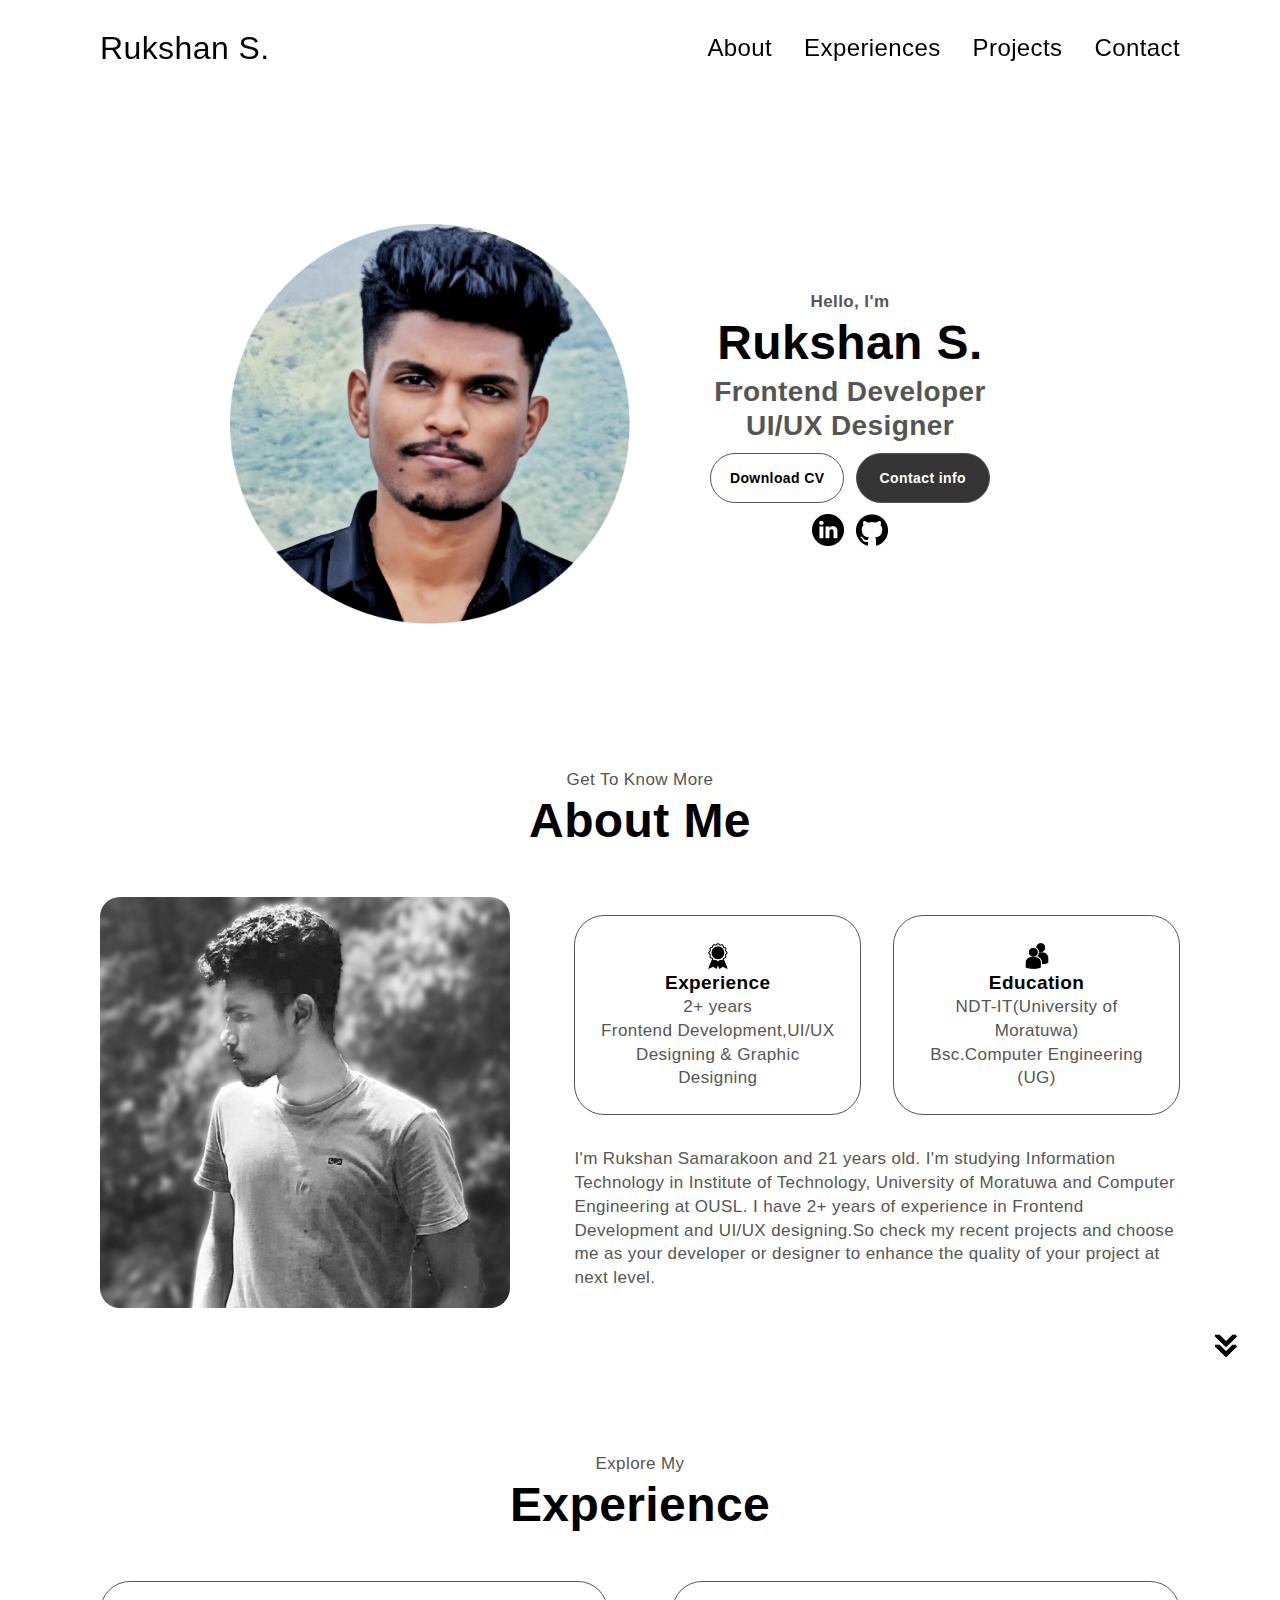
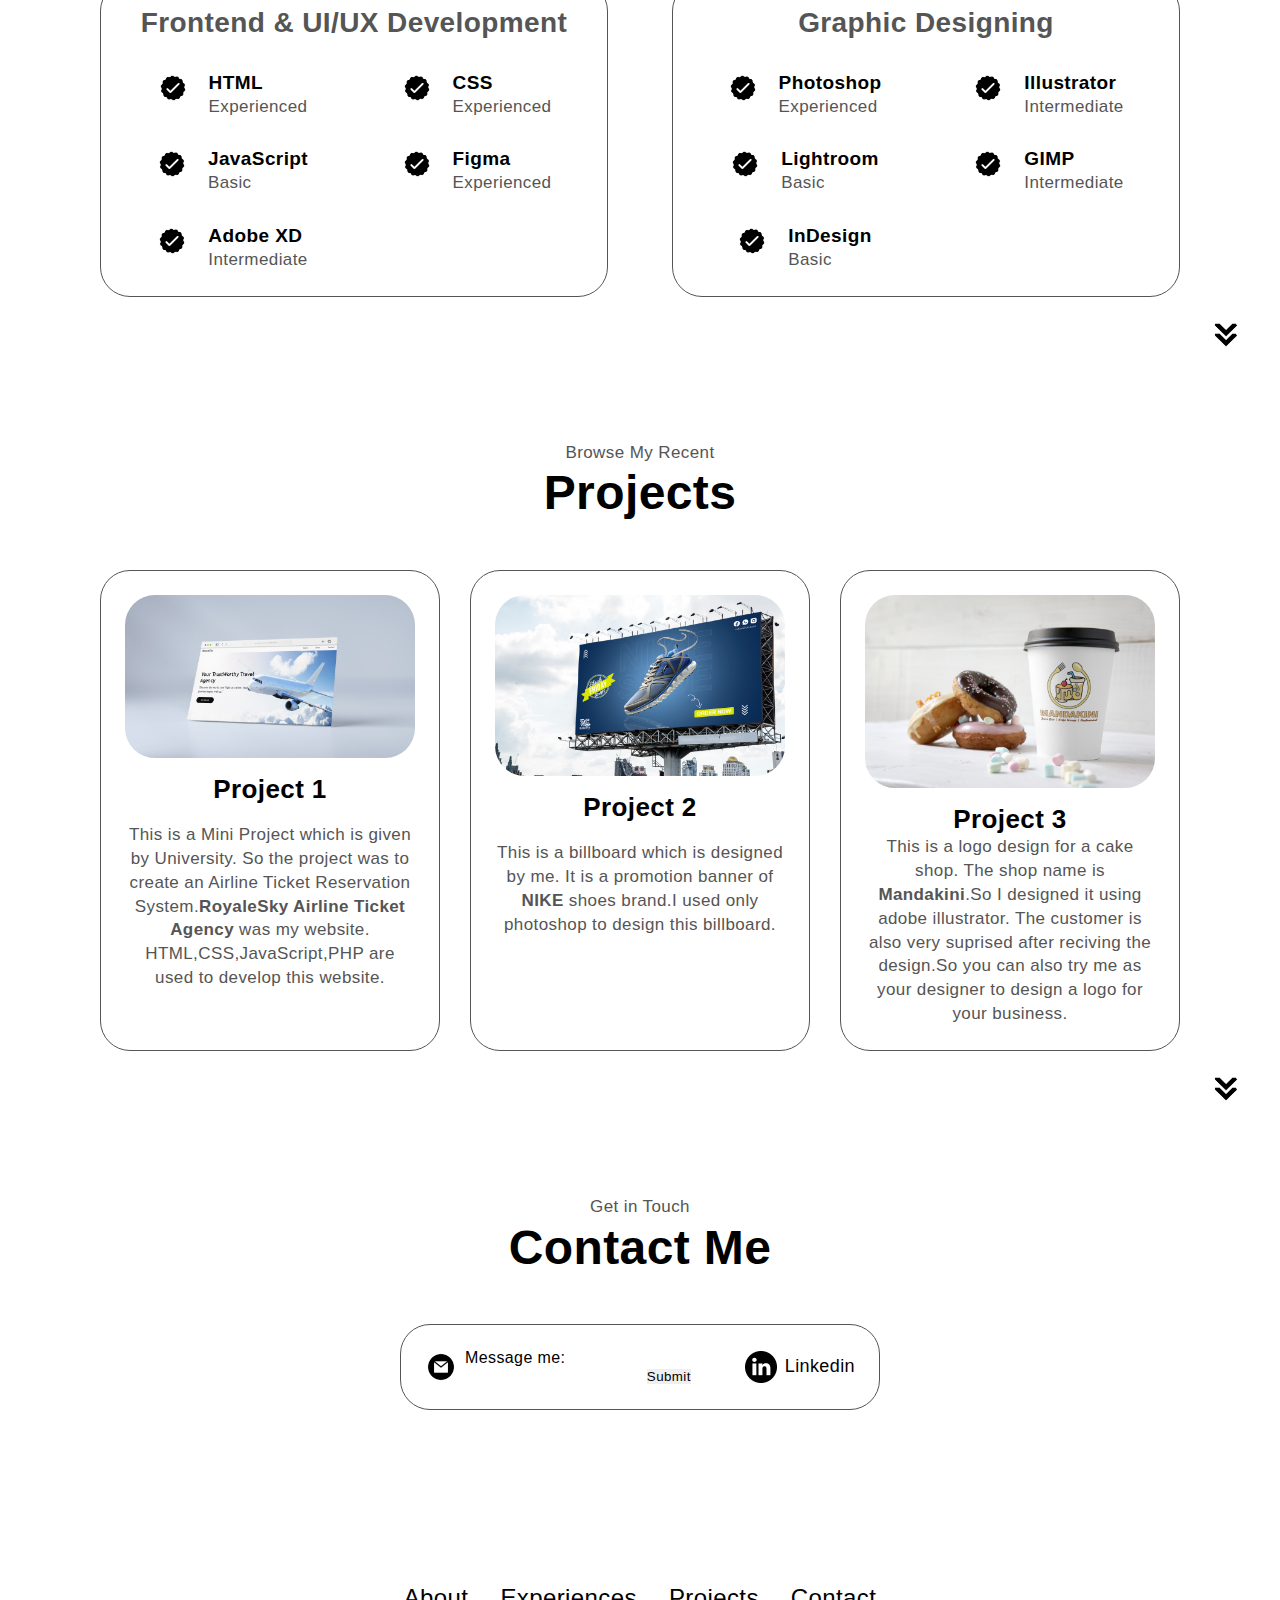
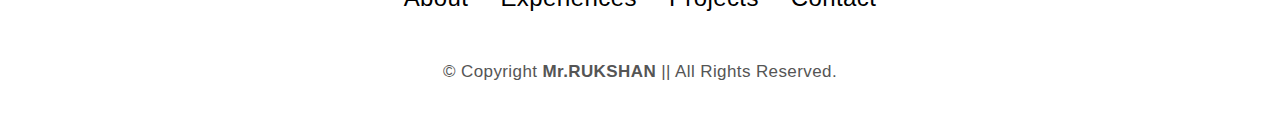
<file: index.html>
<!DOCTYPE html>
<html lang="en">
<head>
  <meta charset="UTF-8">
  <meta name="viewport" content="width=device-width, initial-scale=1.0">
  <title>Personal portfolio Website</title>
  <!-- ....................Custom Css Link.................... -->
  <link rel="stylesheet" href="./style.css">
  <script src="script.js"></script>

</head>
<body>
  <script src="script.js"></script>
  <!-- ....................Start Nav Bar.................... -->
  <nav>
    <div class="container nav-container">
      <a href="" class="logo">Rukshan S.</a>
      <ul class="nav-links">
        <li><a href="#About">About</a></li>
        <li><a href="#Experiences">Experiences</a></li>
        <li><a href="#Projects">Projects</a></li>
        <li><a href="#Contact">Contact</a></li>
      </ul>
    </div>
  </nav>
  <!-- ....................End Nav Bar.................... -->


  <!-- ....................Start Header Section.................... -->
  <header>
    <div class="container header-container">
      <div calss="header-left">
        <img src="r.jpg" alt="">
      </div>
      <div class="header-right">
        <p><b>Hello, I'm</b></p>
        <h1>Rukshan S.</h1>
        <h2>Frontend Developer<br>UI/UX Designer</h2>
        <div class="header-action-aria">
          <a href="" class="btn" download="./img/CV.pdf">Download CV</a>       
          <a href="#Contact" class="btn btn-dark">Contact info</a>              
        </div>
        <div class="header-social">
          <a href=""><img src="./img/linkedin.png" class="icon1"></a>
          <a href=""><img src="./img/github.png" class="icon1"></a>
        </div>
      </div>
    </div>
  </header>
  <!-- ....................End Header Section.................... -->


  <!-- ....................Start About Section.................... -->
  <section id="About">
    <p class="heading-p">Get To Know More</p>
    <h1 class="heading">About Me</h1>
    <div class="container about-container">
      <div class="about-left">
        <img src="rukshan.jpg" alt="">
      </div>
      <div class="about-right">
        <div class="basic-edu">
          <div class="edu-box">
            <img src="./img/experience.png" class="icon1">
            <h4>Experience</h4>
            <p>
              2+ years <br>
              Frontend Development,UI/UX Designing & Graphic Designing              
            </p>
          </div>
          <div class="edu-box">
            <img src="./img/education.png" class="icon1">
            <h4>Education</h4>
            <p>
              NDT-IT(University of Moratuwa)<br>
              Bsc.Computer Engineering (UG)              
            </p>
          </div>
        </div>
        <p>
         I'm Rukshan Samarakoon and 21 years old. I'm studying Information Technology in Institute of Technology, University of Moratuwa and Computer Engineering at OUSL.
         I have 2+ years of experience in Frontend Development and UI/UX designing.So check my recent projects and choose me as your developer or designer to 
         enhance the quality of your project at next level. 
        </p>
      </div>
    </div>
  </section> 
  <!-- ....................End About Section.................... -->


  <!-- ....................Start Experience Section.................... -->
  <section id="Experiences">
    <a href="#Experiences" class="arrow"><img src="./img/arrow.png" class="icon1"></a>
    <p class="heading-p">Explore My</p>
    <h1 class="heading">Experience</h1>
    <div class="container experience-container">
      <div class="experience-box">
        <h2>Frontend & UI/UX Development</h2>
        <div class="experience">
          <div class="ex-div">
            <img src="./img/checkmark.png" class="icon1">
            <div>
              <h4>HTML</h4>
              <p>Experienced</p>
            </div>
          </div>
          <div class="ex-div">
            <img src="./img/checkmark.png" class="icon1">
            <div>
              <h4>CSS</h4>
              <p>Experienced</p>
            </div>
          </div>
          <div class="ex-div">
            <img src="./img/checkmark.png" class="icon1">
            <div>
              <h4>JavaScript</h4>
              <p>Basic</p>
            </div>
          </div>
          <div class="ex-div">
            <img src="./img/checkmark.png" class="icon1">
            <div>
              <h4>Figma</h4>
              <p>Experienced</p>
            </div>
          </div>
          <div class="ex-div">
            <img src="./img/checkmark.png" class="icon1">
            <div>
              <h4>Adobe XD</h4>
              <p>Intermediate</p>
            </div>
          </div>
          <div class="ex-div">
            
           
          </div>
        </div>
      </div>
      <div class="experience-box">
        <h2>Graphic Designing</h2>
        <div class="experience">
          <div class="ex-div">
            <img src="./img/checkmark.png" class="icon1">
            <div>
              <h4>Photoshop</h4>
              <p>Experienced</p>
            </div>
          </div>
          <div class="ex-div">
            <img src="./img/checkmark.png" class="icon1">
            <div>
              <h4>Illustrator</h4>
              <p>Intermediate</p>
            </div>
          </div>
          <div class="ex-div">
            <img src="./img/checkmark.png" class="icon1">
            <div>
              <h4>Lightroom</h4>
              <p>Basic</p>
            </div>
          </div>
          <div class="ex-div">
            <img src="./img/checkmark.png" class="icon1">
            <div>
              <h4>GIMP</h4>
              <p>Intermediate</p>
            </div>
          </div>  
          <div class="ex-div">
            <img src="./img/checkmark.png" class="icon1">
            <div>
              <h4>InDesign</h4>
              <p>Basic</p>
            </div>
          </div>         
        </div>
      </div>
    </div>
  </section>
  <!-- ....................End Experience Section.................... -->


  <!-- ....................Start Project Section.................... -->
  <section id="Projects">
    <a href="#Projects" class="arrow"><img src="./img/arrow.png" class="icon1"></a>
    <p class="heading-p">Browse My Recent</p>
    <h1 class="heading">Projects</h1>
    <div class="container project-container">
      <div class="project">
        <img src="home.jpg" alt="">
        <h3>Project 1</h3><br>
       <p>This is a Mini Project which is given by University. So the project was to create an Airline Ticket Reservation System.<strong>RoyaleSky Airline Ticket Agency</strong> was my website.
      HTML,CSS,JavaScript,PHP are used to develop this website.</p>
      </div>
      <div class="project">
        <img src="nike.jpg" alt="">
        <h3>Project 2</h3><br>
        <p>This is a billboard which is designed by me. It is a promotion banner of <strong>NIKE</strong> shoes brand.I used only photoshop to design this billboard.</p>
      </div>
      <div class="project">
        <img src="cup 1.png" alt="">
        <h3>Project 3</h3>
       <p>This is a logo design for a cake shop. The shop name is <strong>Mandakini</strong>.So I designed it using adobe illustrator.
        The customer is also very suprised after reciving the design.So you can also try me as your designer to design a logo for your business.
       </p>
    </div>
  </section>
  <!-- ....................End Project Section.................... -->


  <!-- ....................Start Contact Section.................... -->
  <section id="Contact">
    <a href="#Contact" class="arrow"><img src="./img/arrow.png" class="icon1"></a>
    <p class="heading-p">Get in Touch</p>
    <h1 class="heading">Contact Me</h1>
    <div class="contact-container container">
      <div class="email">
        <img src="./img/email.png" class="icon1">
        
    <form action="email.php" method="post">
      <label for="email">Message me:</label>
      <input type="text" id="email" name="email" >
      <input type="submit" value="Submit">
    </form>
      </div>
      <div class="linkedin">
        <img src="./img/linkedin.png" class="icon1">
        <a href=""><h5>Linkedin</h5></a>
      </div>
    </div>
  </section>
  <!-- ....................End Contact Section.................... -->


  <!-- ....................Start Footer Section.................... -->
  <footer>
    <ul class="nav-links">
      <li><a href="#About">About</a></li>
      <li><a href="#Experiences">Experiences</a></li>
      <li><a href="#Projects">Projects</a></li>
      <li><a href="#Contact">Contact</a></li>
    </ul>
    <p>&copy; Copyright <strong>Mr.RUKSHAN</strong> || All Rights Reserved.</p>
  </footer>
  <!-- ....................End Footer Section.................... -->

</body>
</html>
</file>
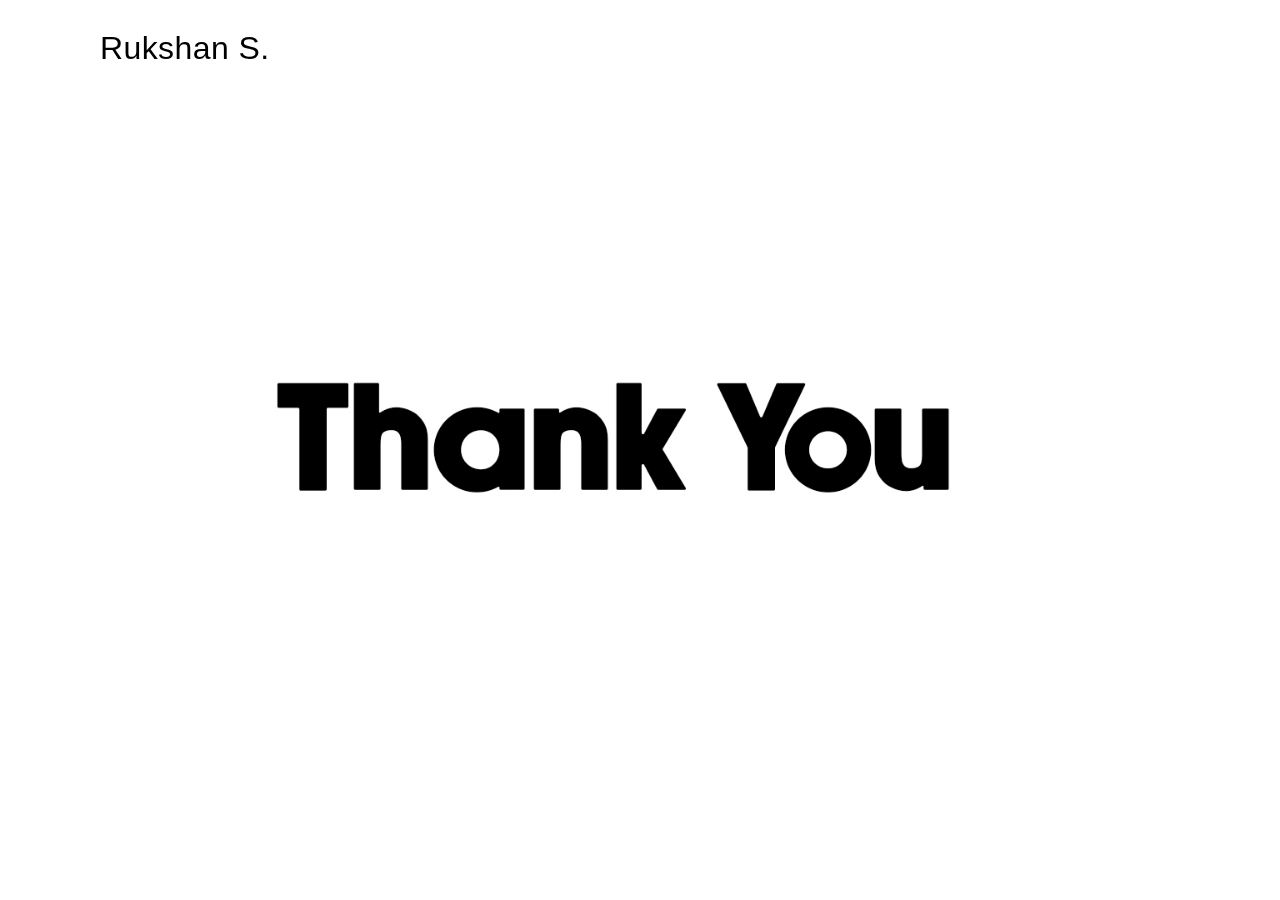
<file: thankyou.html>
<!DOCTYPE html>
<html lang="en">
<head>
  <meta charset="UTF-8">
  <meta name="viewport" content="width=device-width, initial-scale=1.0">
  <title>Personal portfolio Website</title>
  <!-- ....................Custom Css Link.................... -->
  <link rel="stylesheet" href="thankyou.css">
  <script src="script.js"></script>

</head>
<body>
  <script src="script.js"></script>
  <!-- ....................Start Nav Bar.................... -->
  <nav>
    <div class="container nav-container">
      <a href="index.html" class="logo">Rukshan S.</a>
    
    </div>
  </nav>


</body>
</html>
</file>
<file: style.css>
*{
  margin: 0;
  padding: 0;
  box-sizing: border-box;
  text-decoration: none;
  list-style: none;
  font-family: sans-serif;
  border: none;
  outline: none;
  scroll-behavior: smooth;
  letter-spacing: .4px;
}
:root{
  --color-black: #000000;
  --color-white: #ffffff;
  --color-dark: #353535;
  --color-dark-variant: #555555;  

  --transition: .4s ease;
}
h1,h2,h3,h4,h5{
  line-height: 120%;
}
h1{
  font-size: 48px;
  color: var(--color-black);
}
h2{
  font-size: 28px;
  color: var(--color-dark-variant);
}
h3{
  font-size: 26px;
  color: var(--color-black);
}
h4{
  font-size: 19px;
  color: var(--color-black);
}
h5{
  font-size: 18px;
  font-weight: 400;
}
.heading{
  text-align: center;
  margin-bottom: 3rem;
}
p{
  font-size: 17px;
  line-height: 140%;
  color: var(--color-dark-variant);
}
.heading-p{
  padding-top: 9rem;
  text-align: center;
}
a{
  font-size: 24px;
  color: var(--color-black);
  text-decoration-color:var(--color-white) ;
  transition: var(--transition);
}
a:hover{
  color: var(--color-dark-variant);
  text-decoration-color: var(--color-dark-variant) !important;
  text-underline-offset:1rem;
  text-decoration: underline;
}
.btn{
  display: inline-block;
  width: fit-content;
  padding: 1rem;
  width: 8.4rem;
  border-radius: 2rem;
  cursor: pointer;
  color: var(--color-black);
  border: 1px solid var(--color-dark-variant);
  display: flex;
  align-items: center;
  justify-content: center;
  font-weight: 600;
  font-size: 14px;
  transition: var(--transition);
}
.btn:hover{
  background: var(--color-dark-variant);
  color: var(--color-white);
}
.btn-dark{
  color: var(--color-white);
  background: var(--color-dark);
  text-decoration: none !important;
}
.btn-dark:hover{
  background: var(--color-black);
}
img{
  width: 100%;
  display: block;
}
.icon1{
  width: 32px;
  height: max-content;
}
.container{
  margin: 0 auto;
  max-width: 1080px;
  width: 90%;
}


nav{
  height: 6rem;
  position: fixed;
  z-index: 1;
  top: 0;
  left: 0;
  width: 100%;
  display: grid;
  place-items: center; 
  background: rgba(255, 255, 255, 0.2); 
  backdrop-filter: blur(40px);
}
.nav-container{
  display: flex;
  justify-content: space-between;
  align-items: center;
  height: 100%;
}
.logo{
  font-size: 32px ;
  color: var(--color-black) !important;
  text-decoration: none !important;
}
.nav-links{
  display: flex;
  align-items: center;
  gap: 2rem;
}

header{
  padding-top: 14rem;
}
.header-container{
  display: grid;
  grid-template-columns: 1fr 1fr;
  max-width: 820px;
  gap: 20px;
  justify-content: space-between;  
}
.header-right{
  text-align: center;
  margin: auto; 
}
.header-right p{
  color: var(--color-dark-variant);
}
.header-right h2{
  margin-top: .2rem;
}
.header-action-aria{
  margin-top: .7rem;
  display: flex;
  gap: .7rem;
}
.header-social{
  display: flex;
  gap: .7rem;
  justify-content: center;
  margin: .7rem auto; 
}

.about-container{
  display: grid;
  grid-template-columns: 38% auto;
  gap: 4rem;
  align-items: center;  
}
.about-left{
  border-radius: 20px;
  overflow: hidden;  
}
.basic-edu{
  display: flex;
  gap: 32px;
  margin-bottom: 32px;
}
.edu-box{
  padding: 24px;
  text-align: center;
  border: 1px solid var(--color-dark-variant);
  border-radius: 30px;
  width: 100%;
}
.edu-box img{
  margin: auto;
}

section{
  position: relative;
}
.arrow{
  position: absolute;
  right: 3%;
  transition: var(--transition);
  margin-top: 1.4rem;
}
.arrow:hover{
  margin-top: 2rem;
}
.experience-container{
  display: grid;
  grid-template-columns:1fr 1fr;
  gap: 4rem;
}
.experience-box{
  border: 1px solid var(--color-dark-variant);
  border-radius: 30px;
  padding: 24px;
}
.experience-box h2{
  text-align: center;
  margin-bottom: 2rem;
}
.experience{
  display: grid;
  grid-template-columns: 1fr 1fr;
  gap: 30px;
}
.ex-div{
  margin: auto;
  display: flex;
  gap: 20px;
}

.project-container{
  display: grid;
  grid-template-columns: repeat(3,1fr);
  gap: 30px;
}
.project{
  padding: 24px;
  border: 1px solid var(--color-dark-variant);  
  border-radius: 30px;
  text-align: center;
}
.project img{
  border-radius: 30px;
  margin-bottom: 1rem;
}

.contact-container{
  max-width: 30rem;
  border: 1px solid var(--color-dark-variant);
  padding: 24px;  
  border-radius: 30px;
  display: flex;
  justify-content: space-between;
  align-items: center;
}
.email,.linkedin{
  display: flex;
  align-items: center;
  gap: .5rem;
}

footer{
  margin-top: 9rem;
  padding: 30px;
  text-align: center;
}
footer .nav-links{
  justify-content: center;
  margin-bottom: 3rem;
}

/* Max-Width(1024px) */
@media (max-width:1024px) {
    /*Start About  */
    .about-container{
      gap: 30px;
    }
    .basic-edu{
      gap: 20px;
    }
    /*Start Experience  */
    .experience-container{
      gap: 30px;
    }
    /*Start Projects  */
    .project-container{
      grid-template-columns: repeat(2,1fr);
    }
}
/* Max-Width(991px) */
@media (max-width:991px) {
    /*Start Nav  */
    .logo{
      display: none;
    }
    .nav-links{
      justify-content: center;    
      width: 100%;
    }
    /*Start Experience  */
    .experience-container{
      grid-template-columns: 1fr;
    }   
}
/* Max-Width(768px) */
@media (max-width:768px) {
  h1{
    font-size: 38px;    
  }
  h2{
    font-size: 26px;
  }
  a{
    font-size: 20px;
  }
  h3{
    font-size: 24px;
  }
  .arrow{
    right: 5%;
  }
    /*Start Header  */
    .header-container{
      width: 90%;
      grid-template-columns: 1fr;
    }
    .header-left{
      width: 70%;
      margin: 0 auto;
    }
    /*Start About  */
    .about-container{
      grid-template-columns: 1fr;
    }    
    .about-left{
      width: 70%;
      margin: 0 auto;
    }
    .basic-edu{
      gap: 10px;
    }
    /*Start Experinec  */ 
    .experience-box{
      padding: 10px;
    }
    .experience{
      gap: 20px;
    }
    .ex-div{
      gap: 10px;
    }
    /*Start projects  */ 
    .project-container{
      grid-template-columns: 1fr;
    }    
}
/* Max-Width(600px) */
@media (max-width:600px) {
  a{
    font-size: 18px;    
  }
  
  .nav-links{
    gap: 0;
    justify-content: space-between;    
  }
 
  .contact-container {
    flex-direction: column;  
    gap: 1rem;  
  }
  
  footer{
    padding: 0;
    padding-bottom: 20px;
    width: 90%;
    margin: auto;
    margin-top: 9rem;
  }
  footer .nav-links{
    width: 100%;  
    justify-content: space-between;  
  }
}
</file>
<file: thankyou.css>
*{
    margin: 0;
    padding: 0;
    box-sizing: border-box;
    text-decoration: none;
    list-style: none;
    font-family: sans-serif;
    border: none;
    outline: none;
    scroll-behavior: smooth;
    letter-spacing: .4px;
  }
  body {
    min-height: 100vh;
    background: url(thankyou.jpg) center / cover;
    display: flex;
    justify-content: center;
    align-items: center;
}
  :root{
    --color-black: #000000;
    --color-white: #ffffff;
    --color-dark: #353535;
    --color-dark-variant: #555555;  
  
    --transition: .4s ease;
  }
  h1,h2,h3,h4,h5{
    line-height: 120%;
  }
  h1{
    font-size: 48px;
    color: var(--color-black);
  }
  h2{
    font-size: 28px;
    color: var(--color-dark-variant);
  }
  h3{
    font-size: 26px;
    color: var(--color-black);
  }
  h4{
    font-size: 19px;
    color: var(--color-black);
  }
  h5{
    font-size: 18px;
    font-weight: 400;
  }
  .heading{
    text-align: center;
    margin-bottom: 3rem;
  }
  p{
    font-size: 17px;
    line-height: 140%;
    color: var(--color-dark-variant);
  }
  .heading-p{
    padding-top: 9rem;
    text-align: center;
  }
  a{
    font-size: 24px;
    color: var(--color-black);
    text-decoration-color:var(--color-white) ;
    transition: var(--transition);
  }
  a:hover{
    color: var(--color-dark-variant);
    text-decoration-color: var(--color-dark-variant) !important;
    text-underline-offset:1rem;
    text-decoration: underline;
  }
  .btn{
    display: inline-block;
    width: fit-content;
    padding: 1rem;
    width: 8.4rem;
    border-radius: 2rem;
    cursor: pointer;
    color: var(--color-black);
    border: 1px solid var(--color-dark-variant);
    display: flex;
    align-items: center;
    justify-content: center;
    font-weight: 600;
    font-size: 14px;
    transition: var(--transition);
  }
  .btn:hover{
    background: var(--color-dark-variant);
    color: var(--color-white);
  }
  .btn-dark{
    color: var(--color-white);
    background: var(--color-dark);
    text-decoration: none !important;
  }
  .btn-dark:hover{
    background: var(--color-black);
  }
  img{
    width: 100%;
    display: block;
  }
  .icon1{
    width: 32px;
    height: max-content;
  }
  .container{
    margin: 0 auto;
    max-width: 1080px;
    width: 90%;
  }
  
  
  nav{
    height: 6rem;
    position: fixed;
    z-index: 1;
    top: 0;
    left: 0;
    width: 100%;
    display: grid;
    place-items: center; 
    background: rgba(255, 255, 255, 0.2); 
    backdrop-filter: blur(40px);
  }
  .nav-container{
    display: flex;
    justify-content: space-between;
    align-items: center;
    height: 100%;
  }
  .logo{
    font-size: 32px ;
    color: var(--color-black) !important;
    text-decoration: none !important;
  }
  .nav-links{
    display: flex;
    align-items: center;
    gap: 2rem;
  }
  
  header{
    padding-top: 14rem;
  }
  .header-container{
    display: grid;
    grid-template-columns: 1fr 1fr;
    max-width: 820px;
    gap: 20px;
    justify-content: space-between;  
  }
  .header-right{
    text-align: center;
    margin: auto; 
  }
  .header-right p{
    color: var(--color-dark-variant);
  }
  .header-right h2{
    margin-top: .2rem;
  }
  .header-action-aria{
    margin-top: .7rem;
    display: flex;
    gap: .7rem;
  }
  .header-social{
    display: flex;
    gap: .7rem;
    justify-content: center;
    margin: .7rem auto; 
  }
  
  .about-container{
    display: grid;
    grid-template-columns: 38% auto;
    gap: 4rem;
    align-items: center;  
  }
  .about-left{
    border-radius: 20px;
    overflow: hidden;  
  }
  .basic-edu{
    display: flex;
    gap: 32px;
    margin-bottom: 32px;
  }
  .edu-box{
    padding: 24px;
    text-align: center;
    border: 1px solid var(--color-dark-variant);
    border-radius: 30px;
    width: 100%;
  }
  .edu-box img{
    margin: auto;
  }
  
  section{
    position: relative;
  }
  .arrow{
    position: absolute;
    right: 3%;
    transition: var(--transition);
    margin-top: 1.4rem;
  }
  .arrow:hover{
    margin-top: 2rem;
  }
  .experience-container{
    display: grid;
    grid-template-columns:1fr 1fr;
    gap: 4rem;
  }
  .experience-box{
    border: 1px solid var(--color-dark-variant);
    border-radius: 30px;
    padding: 24px;
  }
  .experience-box h2{
    text-align: center;
    margin-bottom: 2rem;
  }
  .experience{
    display: grid;
    grid-template-columns: 1fr 1fr;
    gap: 30px;
  }
  .ex-div{
    margin: auto;
    display: flex;
    gap: 20px;
  }
  
  .project-container{
    display: grid;
    grid-template-columns: repeat(3,1fr);
    gap: 30px;
  }
  .project{
    padding: 24px;
    border: 1px solid var(--color-dark-variant);  
    border-radius: 30px;
    text-align: center;
  }
  .project img{
    border-radius: 30px;
    margin-bottom: 1rem;
  }
  
  .contact-container{
    max-width: 30rem;
    border: 1px solid var(--color-dark-variant);
    padding: 24px;  
    border-radius: 30px;
    display: flex;
    justify-content: space-between;
    align-items: center;
  }
  .email,.linkedin{
    display: flex;
    align-items: center;
    gap: .5rem;
  }
  
  footer{
    margin-top: 9rem;
    padding: 30px;
    text-align: center;
  }
  footer .nav-links{
    justify-content: center;
    margin-bottom: 3rem;
  }
  
  /* Max-Width(1024px) */
  @media (max-width:1024px) {
      /*Start About  */
      .about-container{
        gap: 30px;
      }
      .basic-edu{
        gap: 20px;
      }
      /*Start Experience  */
      .experience-container{
        gap: 30px;
      }
      /*Start Projects  */
      .project-container{
        grid-template-columns: repeat(2,1fr);
      }
  }
  /* Max-Width(991px) */
  @media (max-width:991px) {
      /*Start Nav  */
      .logo{
        display: none;
      }
      .nav-links{
        justify-content: center;    
        width: 100%;
      }
      /*Start Experience  */
      .experience-container{
        grid-template-columns: 1fr;
      }   
  }
  /* Max-Width(768px) */
  @media (max-width:768px) {
    h1{
      font-size: 38px;    
    }
    h2{
      font-size: 26px;
    }
    a{
      font-size: 20px;
    }
    h3{
      font-size: 24px;
    }
    .arrow{
      right: 5%;
    }
      /*Start Header  */
      .header-container{
        width: 90%;
        grid-template-columns: 1fr;
      }
      .header-left{
        width: 70%;
        margin: 0 auto;
      }
      /*Start About  */
      .about-container{
        grid-template-columns: 1fr;
      }    
      .about-left{
        width: 70%;
        margin: 0 auto;
      }
      .basic-edu{
        gap: 10px;
      }
      /*Start Experinec  */ 
      .experience-box{
        padding: 10px;
      }
      .experience{
        gap: 20px;
      }
      .ex-div{
        gap: 10px;
      }
      /*Start projects  */ 
      .project-container{
        grid-template-columns: 1fr;
      }    
  }
  /* Max-Width(600px) */
  @media (max-width:600px) {
    a{
      font-size: 18px;    
    }
    
    .nav-links{
      gap: 0;
      justify-content: space-between;    
    }
   
    .contact-container {
      flex-direction: column;  
      gap: 1rem;  
    }
    
    footer{
      padding: 0;
      padding-bottom: 20px;
      width: 90%;
      margin: auto;
      margin-top: 20rem;
      bottom: 20rem;
    }
    footer .nav-links{
      width: 100%;  
      justify-content: space-between;  
    }
  }
</file>
